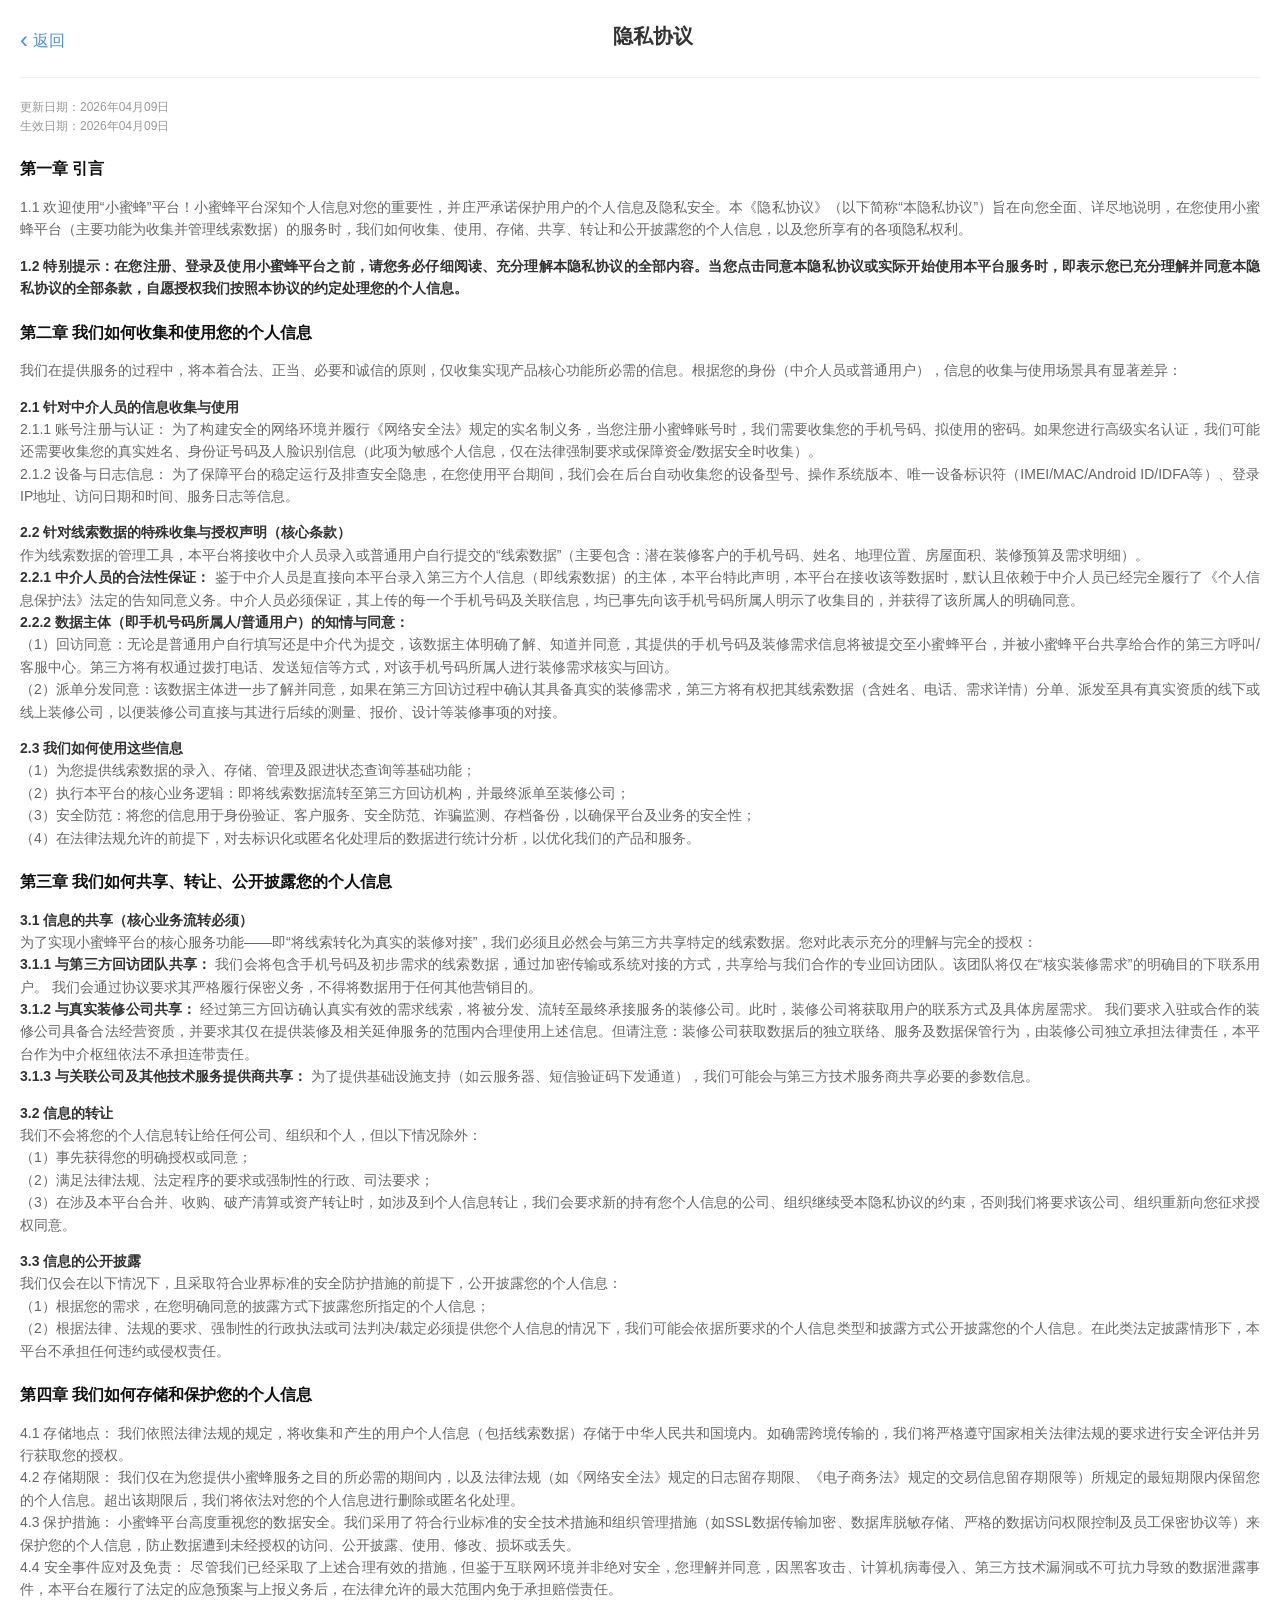
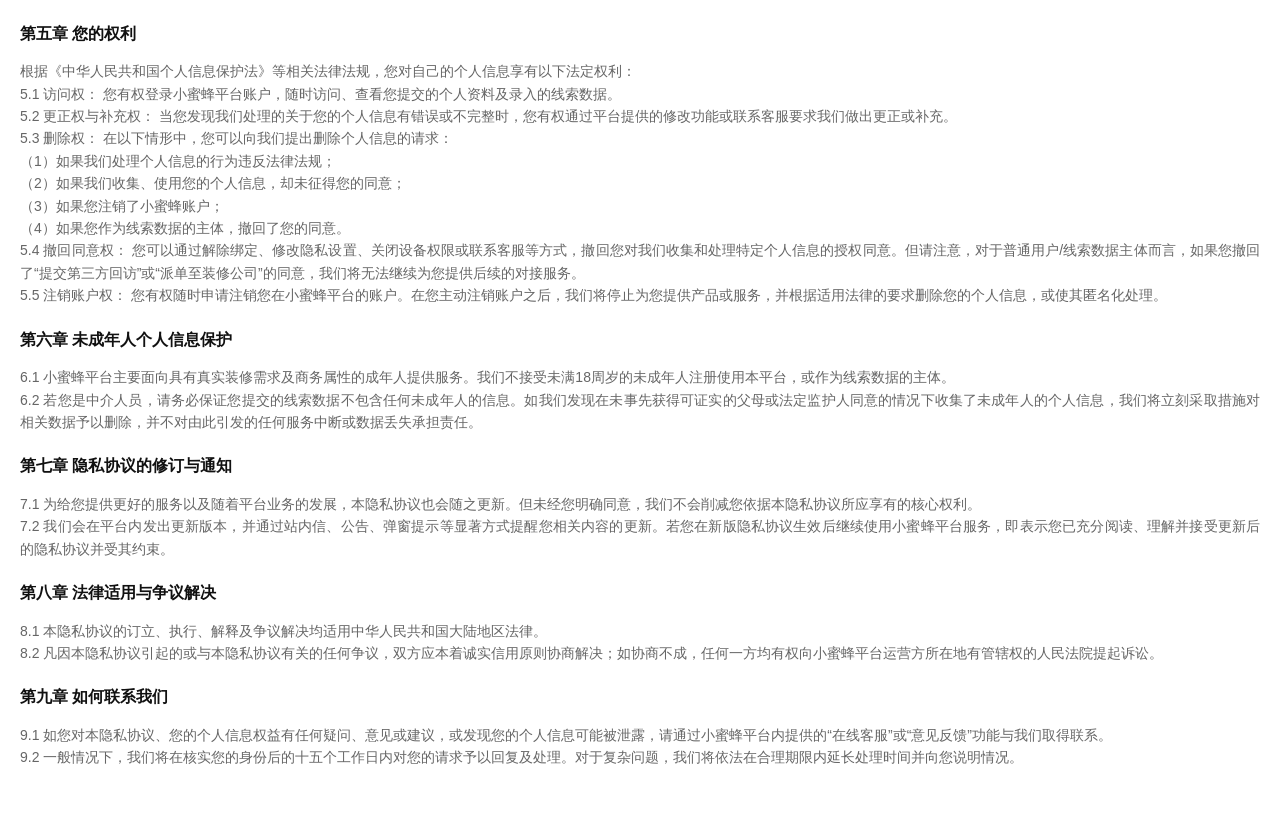
<file: privacy_policy.html>
<!DOCTYPE html>
<html lang="zh-CN">
<head>
    <meta charset="UTF-8">
    <meta name="viewport" content="width=device-width, initial-scale=1.0, maximum-scale=1.0, user-scalable=no">
    <title>隐私协议</title>
    <style>
        body { font-family: -apple-system, BlinkMacSystemFont, "Segoe UI", Roboto, "Helvetica Neue", Arial, sans-serif; background-color: #ffffff; color: #333333; line-height: 1.6; padding: 20px; margin: 0; }
        .header { display: flex; align-items: center; padding-bottom: 15px; border-bottom: 1px solid #f0f0f0; margin-bottom: 20px; position: sticky; top: 0; background: #fff; z-index: 10; }
        .back-btn { color: #4A90E2; text-decoration: none; font-size: 16px; font-weight: 500; display: flex; align-items: center; }
        .back-btn::before { content: "‹"; font-size: 24px; margin-right: 5px; margin-top: -2px; }
        h1 { font-size: 20px; text-align: center; margin: 0 0 10px 0; flex: 1; padding-right: 20px; }
        h2 { font-size: 16px; font-weight: bold; margin-top: 20px; margin-bottom: 10px; color: #111; }
        p { font-size: 14px; color: #666; margin-bottom: 10px; text-align: justify; }
        .update-time { font-size: 12px; color: #999; text-align: left; margin-bottom: 20px; }
        strong { color: #333; font-weight: bold; }
    </style>
</head>
<body>
    <div class="header">
        <a href="javascript:history.back()" class="back-btn">返回</a>
        <h1>隐私协议</h1>
    </div>

    <div class="update-time">
        更新日期：2026年04月09日<br>
        生效日期：2026年04月09日
    </div>

    <h2>第一章 引言</h2>
    <p>1.1 欢迎使用“小蜜蜂”平台！小蜜蜂平台深知个人信息对您的重要性，并庄严承诺保护用户的个人信息及隐私安全。本《隐私协议》（以下简称“本隐私协议”）旨在向您全面、详尽地说明，在您使用小蜜蜂平台（主要功能为收集并管理线索数据）的服务时，我们如何收集、使用、存储、共享、转让和公开披露您的个人信息，以及您所享有的各项隐私权利。</p>
    <p><strong>1.2 特别提示：在您注册、登录及使用小蜜蜂平台之前，请您务必仔细阅读、充分理解本隐私协议的全部内容。当您点击同意本隐私协议或实际开始使用本平台服务时，即表示您已充分理解并同意本隐私协议的全部条款，自愿授权我们按照本协议的约定处理您的个人信息。</strong></p>

    <h2>第二章 我们如何收集和使用您的个人信息</h2>
    <p>我们在提供服务的过程中，将本着合法、正当、必要和诚信的原则，仅收集实现产品核心功能所必需的信息。根据您的身份（中介人员或普通用户），信息的收集与使用场景具有显著差异：</p>
    <p><strong>2.1 针对中介人员的信息收集与使用</strong><br>
    2.1.1 账号注册与认证： 为了构建安全的网络环境并履行《网络安全法》规定的实名制义务，当您注册小蜜蜂账号时，我们需要收集您的手机号码、拟使用的密码。如果您进行高级实名认证，我们可能还需要收集您的真实姓名、身份证号码及人脸识别信息（此项为敏感个人信息，仅在法律强制要求或保障资金/数据安全时收集）。<br>
    2.1.2 设备与日志信息： 为了保障平台的稳定运行及排查安全隐患，在您使用平台期间，我们会在后台自动收集您的设备型号、操作系统版本、唯一设备标识符（IMEI/MAC/Android ID/IDFA等）、登录IP地址、访问日期和时间、服务日志等信息。</p>
    
    <p><strong>2.2 针对线索数据的特殊收集与授权声明（核心条款）</strong><br>
    作为线索数据的管理工具，本平台将接收中介人员录入或普通用户自行提交的“线索数据”（主要包含：潜在装修客户的手机号码、姓名、地理位置、房屋面积、装修预算及需求明细）。<br>
    <strong>2.2.1 中介人员的合法性保证：</strong> 鉴于中介人员是直接向本平台录入第三方个人信息（即线索数据）的主体，本平台特此声明，本平台在接收该等数据时，默认且依赖于中介人员已经完全履行了《个人信息保护法》法定的告知同意义务。中介人员必须保证，其上传的每一个手机号码及关联信息，均已事先向该手机号码所属人明示了收集目的，并获得了该所属人的明确同意。<br>
    <strong>2.2.2 数据主体（即手机号码所属人/普通用户）的知情与同意：</strong><br>
    （1）回访同意：无论是普通用户自行填写还是中介代为提交，该数据主体明确了解、知道并同意，其提供的手机号码及装修需求信息将被提交至小蜜蜂平台，并被小蜜蜂平台共享给合作的第三方呼叫/客服中心。第三方将有权通过拨打电话、发送短信等方式，对该手机号码所属人进行装修需求核实与回访。<br>
    （2）派单分发同意：该数据主体进一步了解并同意，如果在第三方回访过程中确认其具备真实的装修需求，第三方将有权把其线索数据（含姓名、电话、需求详情）分单、派发至具有真实资质的线下或线上装修公司，以便装修公司直接与其进行后续的测量、报价、设计等装修事项的对接。</p>
    
    <p><strong>2.3 我们如何使用这些信息</strong><br>
    （1）为您提供线索数据的录入、存储、管理及跟进状态查询等基础功能；<br>
    （2）执行本平台的核心业务逻辑：即将线索数据流转至第三方回访机构，并最终派单至装修公司；<br>
    （3）安全防范：将您的信息用于身份验证、客户服务、安全防范、诈骗监测、存档备份，以确保平台及业务的安全性；<br>
    （4）在法律法规允许的前提下，对去标识化或匿名化处理后的数据进行统计分析，以优化我们的产品和服务。</p>

    <h2>第三章 我们如何共享、转让、公开披露您的个人信息</h2>
    <p><strong>3.1 信息的共享（核心业务流转必须）</strong><br>
    为了实现小蜜蜂平台的核心服务功能——即“将线索转化为真实的装修对接”，我们必须且必然会与第三方共享特定的线索数据。您对此表示充分的理解与完全的授权：<br>
    <strong>3.1.1 与第三方回访团队共享：</strong> 我们会将包含手机号码及初步需求的线索数据，通过加密传输或系统对接的方式，共享给与我们合作的专业回访团队。该团队将仅在“核实装修需求”的明确目的下联系用户。 我们会通过协议要求其严格履行保密义务，不得将数据用于任何其他营销目的。<br>
    <strong>3.1.2 与真实装修公司共享：</strong> 经过第三方回访确认真实有效的需求线索，将被分发、流转至最终承接服务的装修公司。此时，装修公司将获取用户的联系方式及具体房屋需求。 我们要求入驻或合作的装修公司具备合法经营资质，并要求其仅在提供装修及相关延伸服务的范围内合理使用上述信息。但请注意：装修公司获取数据后的独立联络、服务及数据保管行为，由装修公司独立承担法律责任，本平台作为中介枢纽依法不承担连带责任。<br>
    <strong>3.1.3 与关联公司及其他技术服务提供商共享：</strong> 为了提供基础设施支持（如云服务器、短信验证码下发通道），我们可能会与第三方技术服务商共享必要的参数信息。</p>

    <p><strong>3.2 信息的转让</strong><br>
    我们不会将您的个人信息转让给任何公司、组织和个人，但以下情况除外：<br>
    （1）事先获得您的明确授权或同意；<br>
    （2）满足法律法规、法定程序的要求或强制性的行政、司法要求；<br>
    （3）在涉及本平台合并、收购、破产清算或资产转让时，如涉及到个人信息转让，我们会要求新的持有您个人信息的公司、组织继续受本隐私协议的约束，否则我们将要求该公司、组织重新向您征求授权同意。</p>

    <p><strong>3.3 信息的公开披露</strong><br>
    我们仅会在以下情况下，且采取符合业界标准的安全防护措施的前提下，公开披露您的个人信息：<br>
    （1）根据您的需求，在您明确同意的披露方式下披露您所指定的个人信息；<br>
    （2）根据法律、法规的要求、强制性的行政执法或司法判决/裁定必须提供您个人信息的情况下，我们可能会依据所要求的个人信息类型和披露方式公开披露您的个人信息。在此类法定披露情形下，本平台不承担任何违约或侵权责任。</p>

    <h2>第四章 我们如何存储和保护您的个人信息</h2>
    <p>4.1 存储地点： 我们依照法律法规的规定，将收集和产生的用户个人信息（包括线索数据）存储于中华人民共和国境内。如确需跨境传输的，我们将严格遵守国家相关法律法规的要求进行安全评估并另行获取您的授权。<br>
    4.2 存储期限： 我们仅在为您提供小蜜蜂服务之目的所必需的期间内，以及法律法规（如《网络安全法》规定的日志留存期限、《电子商务法》规定的交易信息留存期限等）所规定的最短期限内保留您的个人信息。超出该期限后，我们将依法对您的个人信息进行删除或匿名化处理。<br>
    4.3 保护措施： 小蜜蜂平台高度重视您的数据安全。我们采用了符合行业标准的安全技术措施和组织管理措施（如SSL数据传输加密、数据库脱敏存储、严格的数据访问权限控制及员工保密协议等）来保护您的个人信息，防止数据遭到未经授权的访问、公开披露、使用、修改、损坏或丢失。<br>
    4.4 安全事件应对及免责： 尽管我们已经采取了上述合理有效的措施，但鉴于互联网环境并非绝对安全，您理解并同意，因黑客攻击、计算机病毒侵入、第三方技术漏洞或不可抗力导致的数据泄露事件，本平台在履行了法定的应急预案与上报义务后，在法律允许的最大范围内免于承担赔偿责任。</p>

    <h2>第五章 您的权利</h2>
    <p>根据《中华人民共和国个人信息保护法》等相关法律法规，您对自己的个人信息享有以下法定权利：<br>
    5.1 访问权： 您有权登录小蜜蜂平台账户，随时访问、查看您提交的个人资料及录入的线索数据。<br>
    5.2 更正权与补充权： 当您发现我们处理的关于您的个人信息有错误或不完整时，您有权通过平台提供的修改功能或联系客服要求我们做出更正或补充。<br>
    5.3 删除权： 在以下情形中，您可以向我们提出删除个人信息的请求：<br>
    （1）如果我们处理个人信息的行为违反法律法规；<br>
    （2）如果我们收集、使用您的个人信息，却未征得您的同意；<br>
    （3）如果您注销了小蜜蜂账户；<br>
    （4）如果您作为线索数据的主体，撤回了您的同意。<br>
    5.4 撤回同意权： 您可以通过解除绑定、修改隐私设置、关闭设备权限或联系客服等方式，撤回您对我们收集和处理特定个人信息的授权同意。但请注意，对于普通用户/线索数据主体而言，如果您撤回了“提交第三方回访”或“派单至装修公司”的同意，我们将无法继续为您提供后续的对接服务。<br>
    5.5 注销账户权： 您有权随时申请注销您在小蜜蜂平台的账户。在您主动注销账户之后，我们将停止为您提供产品或服务，并根据适用法律的要求删除您的个人信息，或使其匿名化处理。</p>

    <h2>第六章 未成年人个人信息保护</h2>
    <p>6.1 小蜜蜂平台主要面向具有真实装修需求及商务属性的成年人提供服务。我们不接受未满18周岁的未成年人注册使用本平台，或作为线索数据的主体。<br>
    6.2 若您是中介人员，请务必保证您提交的线索数据不包含任何未成年人的信息。如我们发现在未事先获得可证实的父母或法定监护人同意的情况下收集了未成年人的个人信息，我们将立刻采取措施对相关数据予以删除，并不对由此引发的任何服务中断或数据丢失承担责任。</p>

    <h2>第七章 隐私协议的修订与通知</h2>
    <p>7.1 为给您提供更好的服务以及随着平台业务的发展，本隐私协议也会随之更新。但未经您明确同意，我们不会削减您依据本隐私协议所应享有的核心权利。<br>
    7.2 我们会在平台内发出更新版本，并通过站内信、公告、弹窗提示等显著方式提醒您相关内容的更新。若您在新版隐私协议生效后继续使用小蜜蜂平台服务，即表示您已充分阅读、理解并接受更新后的隐私协议并受其约束。</p>

    <h2>第八章 法律适用与争议解决</h2>
    <p>8.1 本隐私协议的订立、执行、解释及争议解决均适用中华人民共和国大陆地区法律。<br>
    8.2 凡因本隐私协议引起的或与本隐私协议有关的任何争议，双方应本着诚实信用原则协商解决；如协商不成，任何一方均有权向小蜜蜂平台运营方所在地有管辖权的人民法院提起诉讼。</p>

    <h2>第九章 如何联系我们</h2>
    <p>9.1 如您对本隐私协议、您的个人信息权益有任何疑问、意见或建议，或发现您的个人信息可能被泄露，请通过小蜜蜂平台内提供的“在线客服”或“意见反馈”功能与我们取得联系。<br>
    9.2 一般情况下，我们将在核实您的身份后的十五个工作日内对您的请求予以回复及处理。对于复杂问题，我们将依法在合理期限内延长处理时间并向您说明情况。</p>

    <div style="height: 40px;"></div>
</body>
</html>
</file>
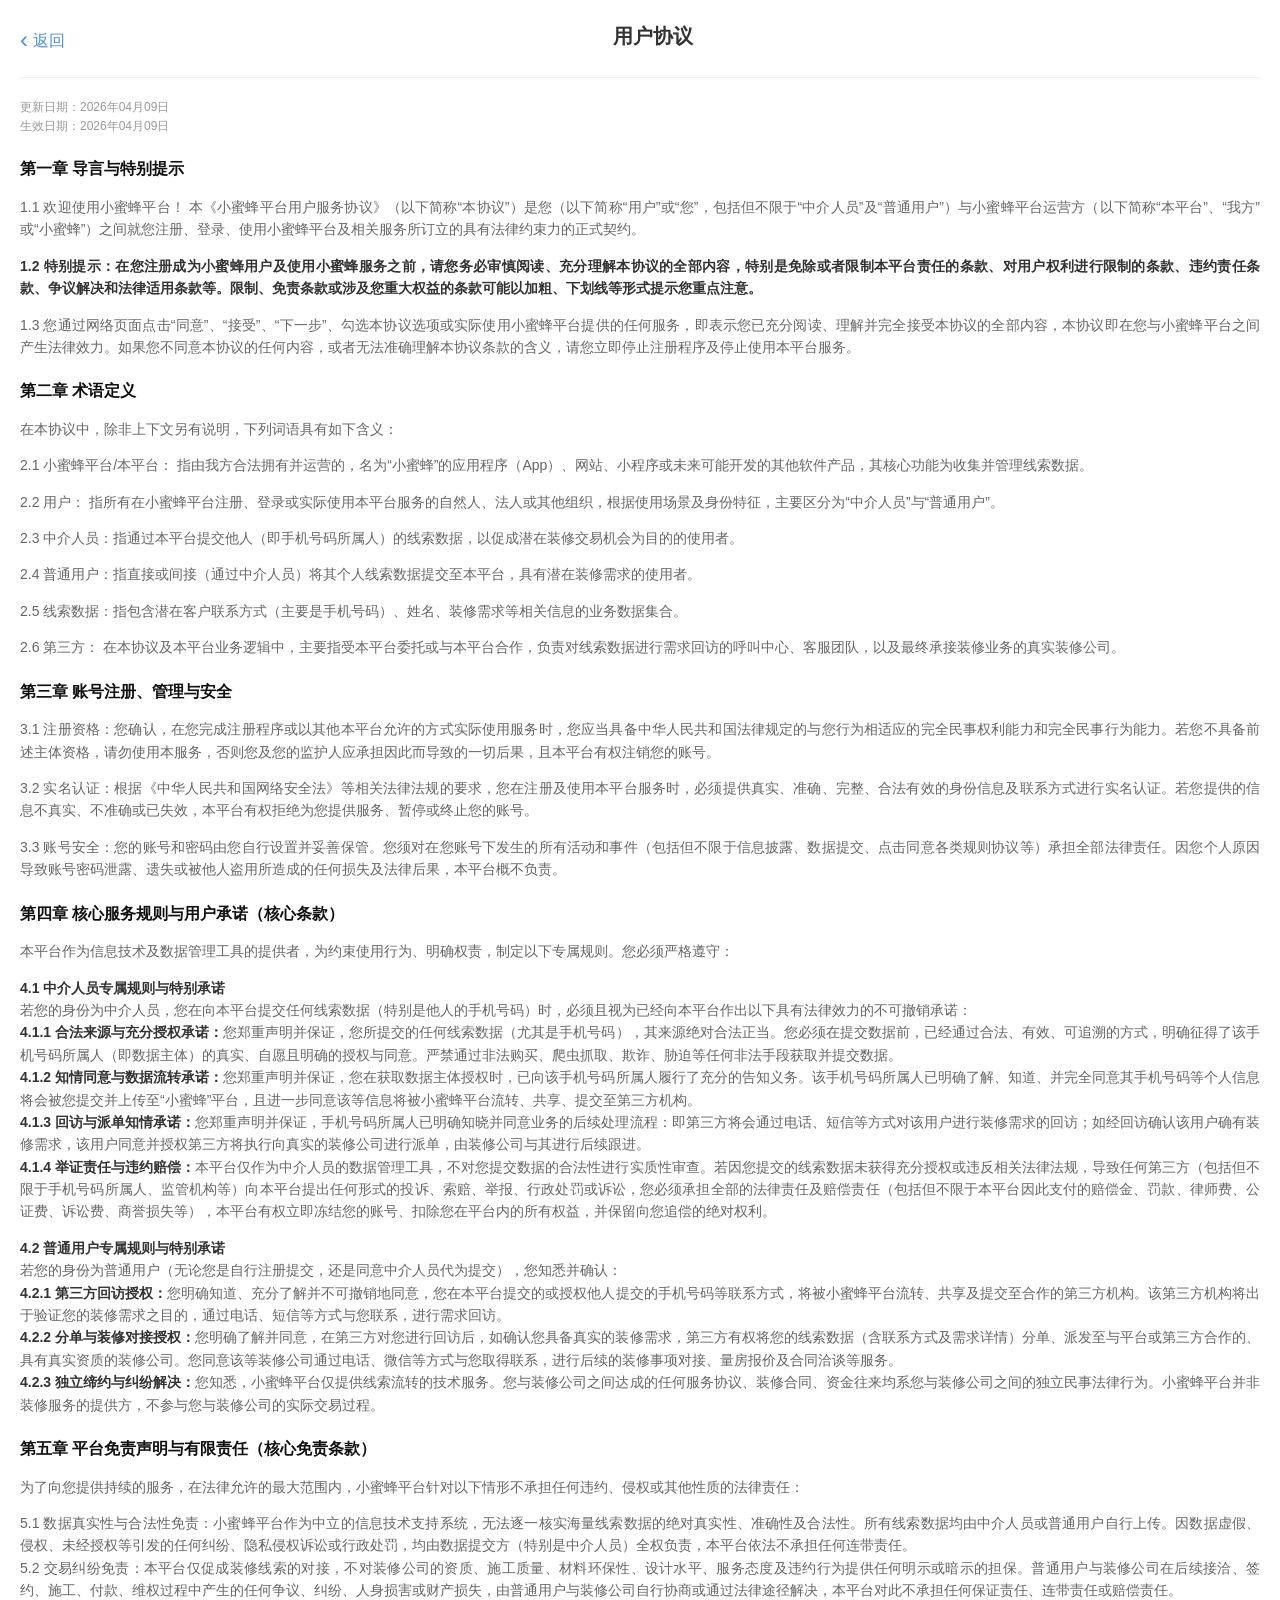
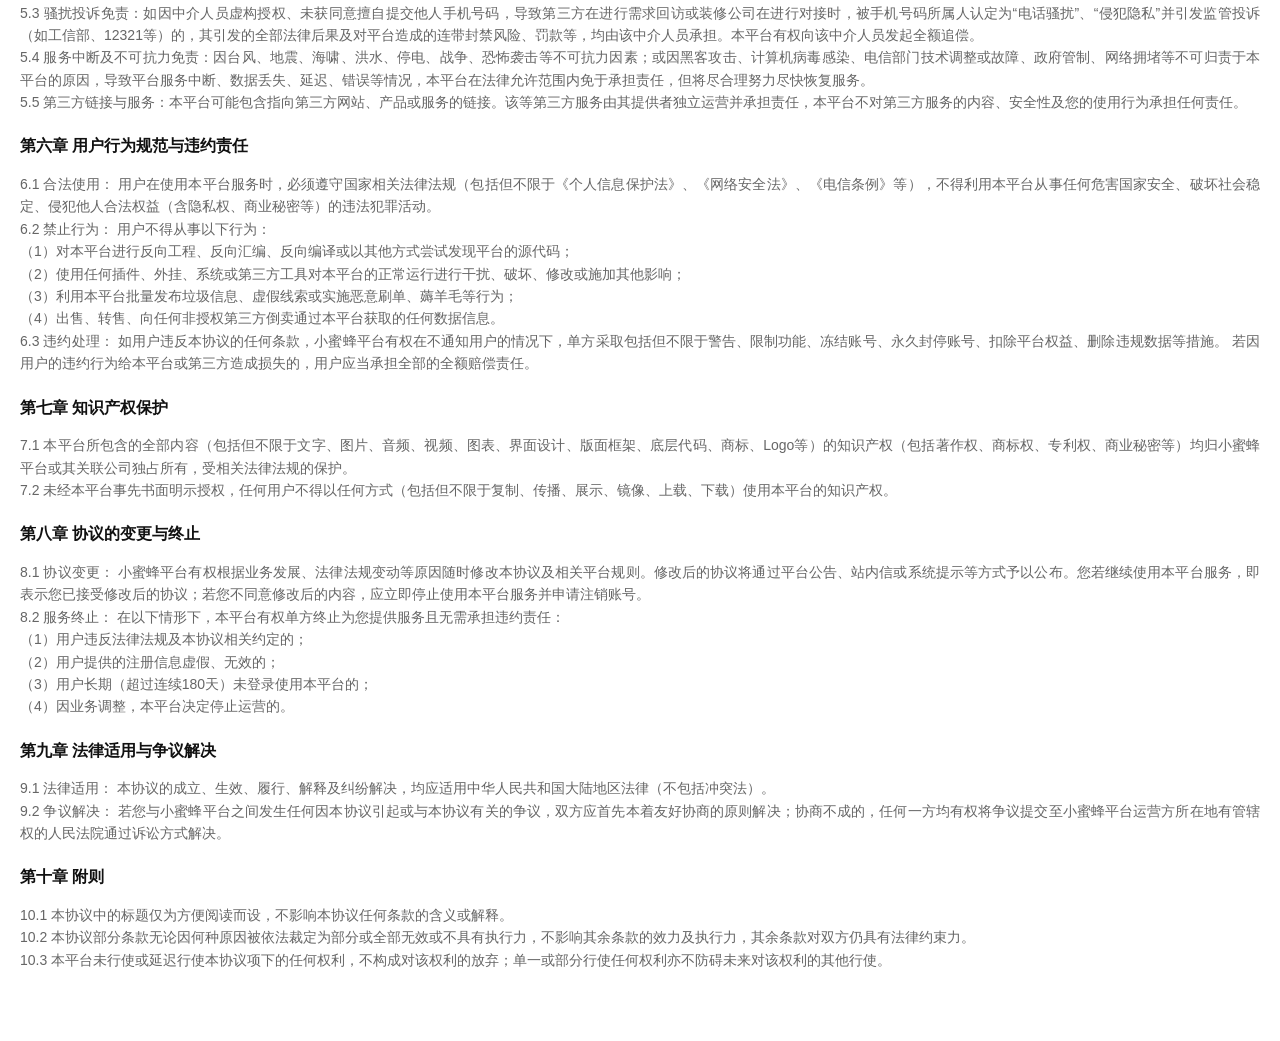
<file: user_agreement.html>
<!DOCTYPE html>
<html lang="zh-CN">
<head>
    <meta charset="UTF-8">
    <meta name="viewport" content="width=device-width, initial-scale=1.0, maximum-scale=1.0, user-scalable=no">
    <title>用户协议</title>
    <style>
        body { font-family: -apple-system, BlinkMacSystemFont, "Segoe UI", Roboto, "Helvetica Neue", Arial, sans-serif; background-color: #ffffff; color: #333333; line-height: 1.6; padding: 20px; margin: 0; }
        .header { display: flex; align-items: center; padding-bottom: 15px; border-bottom: 1px solid #f0f0f0; margin-bottom: 20px; position: sticky; top: 0; background: #fff; z-index: 10; }
        .back-btn { color: #4A90E2; text-decoration: none; font-size: 16px; font-weight: 500; display: flex; align-items: center; }
        .back-btn::before { content: "‹"; font-size: 24px; margin-right: 5px; margin-top: -2px; }
        h1 { font-size: 20px; text-align: center; margin: 0 0 10px 0; flex: 1; padding-right: 20px; }
        h2 { font-size: 16px; font-weight: bold; margin-top: 20px; margin-bottom: 10px; color: #111; }
        p { font-size: 14px; color: #666; margin-bottom: 10px; text-align: justify; }
        .update-time { font-size: 12px; color: #999; text-align: left; margin-bottom: 20px; }
        strong { color: #333; font-weight: bold; }
    </style>
</head>
<body>
    <div class="header">
        <a href="javascript:history.back()" class="back-btn">返回</a>
        <h1>用户协议</h1>
    </div>

    <div class="update-time">
        更新日期：2026年04月09日<br>
        生效日期：2026年04月09日
    </div>

    <h2>第一章 导言与特别提示</h2>
    <p>1.1 欢迎使用小蜜蜂平台！ 本《小蜜蜂平台用户服务协议》（以下简称“本协议”）是您（以下简称“用户”或“您”，包括但不限于“中介人员”及“普通用户”）与小蜜蜂平台运营方（以下简称“本平台”、“我方”或“小蜜蜂”）之间就您注册、登录、使用小蜜蜂平台及相关服务所订立的具有法律约束力的正式契约。</p>
    <p><strong>1.2 特别提示：在您注册成为小蜜蜂用户及使用小蜜蜂服务之前，请您务必审慎阅读、充分理解本协议的全部内容，特别是免除或者限制本平台责任的条款、对用户权利进行限制的条款、违约责任条款、争议解决和法律适用条款等。限制、免责条款或涉及您重大权益的条款可能以加粗、下划线等形式提示您重点注意。</strong></p>
    <p>1.3 您通过网络页面点击“同意”、“接受”、“下一步”、勾选本协议选项或实际使用小蜜蜂平台提供的任何服务，即表示您已充分阅读、理解并完全接受本协议的全部内容，本协议即在您与小蜜蜂平台之间产生法律效力。如果您不同意本协议的任何内容，或者无法准确理解本协议条款的含义，请您立即停止注册程序及停止使用本平台服务。</p>

    <h2>第二章 术语定义</h2>
    <p>在本协议中，除非上下文另有说明，下列词语具有如下含义：</p>
    <p>2.1 小蜜蜂平台/本平台： 指由我方合法拥有并运营的，名为“小蜜蜂”的应用程序（App）、网站、小程序或未来可能开发的其他软件产品，其核心功能为收集并管理线索数据。</p>
    <p>2.2 用户： 指所有在小蜜蜂平台注册、登录或实际使用本平台服务的自然人、法人或其他组织，根据使用场景及身份特征，主要区分为“中介人员”与“普通用户”。</p>
    <p>2.3 中介人员：指通过本平台提交他人（即手机号码所属人）的线索数据，以促成潜在装修交易机会为目的的使用者。</p>
    <p>2.4 普通用户：指直接或间接（通过中介人员）将其个人线索数据提交至本平台，具有潜在装修需求的使用者。</p>
    <p>2.5 线索数据：指包含潜在客户联系方式（主要是手机号码）、姓名、装修需求等相关信息的业务数据集合。</p>
    <p>2.6 第三方： 在本协议及本平台业务逻辑中，主要指受本平台委托或与本平台合作，负责对线索数据进行需求回访的呼叫中心、客服团队，以及最终承接装修业务的真实装修公司。</p>

    <h2>第三章 账号注册、管理与安全</h2>
    <p>3.1 注册资格：您确认，在您完成注册程序或以其他本平台允许的方式实际使用服务时，您应当具备中华人民共和国法律规定的与您行为相适应的完全民事权利能力和完全民事行为能力。若您不具备前述主体资格，请勿使用本服务，否则您及您的监护人应承担因此而导致的一切后果，且本平台有权注销您的账号。</p>
    <p>3.2 实名认证：根据《中华人民共和国网络安全法》等相关法律法规的要求，您在注册及使用本平台服务时，必须提供真实、准确、完整、合法有效的身份信息及联系方式进行实名认证。若您提供的信息不真实、不准确或已失效，本平台有权拒绝为您提供服务、暂停或终止您的账号。</p>
    <p>3.3 账号安全：您的账号和密码由您自行设置并妥善保管。您须对在您账号下发生的所有活动和事件（包括但不限于信息披露、数据提交、点击同意各类规则协议等）承担全部法律责任。因您个人原因导致账号密码泄露、遗失或被他人盗用所造成的任何损失及法律后果，本平台概不负责。</p>

    <h2>第四章 核心服务规则与用户承诺（核心条款）</h2>
    <p>本平台作为信息技术及数据管理工具的提供者，为约束使用行为、明确权责，制定以下专属规则。您必须严格遵守：</p>
    <p><strong>4.1 中介人员专属规则与特别承诺</strong><br>
    若您的身份为中介人员，您在向本平台提交任何线索数据（特别是他人的手机号码）时，必须且视为已经向本平台作出以下具有法律效力的不可撤销承诺：<br>
    <strong>4.1.1 合法来源与充分授权承诺：</strong>您郑重声明并保证，您所提交的任何线索数据（尤其是手机号码），其来源绝对合法正当。您必须在提交数据前，已经通过合法、有效、可追溯的方式，明确征得了该手机号码所属人（即数据主体）的真实、自愿且明确的授权与同意。严禁通过非法购买、爬虫抓取、欺诈、胁迫等任何非法手段获取并提交数据。<br>
    <strong>4.1.2 知情同意与数据流转承诺：</strong>您郑重声明并保证，您在获取数据主体授权时，已向该手机号码所属人履行了充分的告知义务。该手机号码所属人已明确了解、知道、并完全同意其手机号码等个人信息将会被您提交并上传至“小蜜蜂”平台，且进一步同意该等信息将被小蜜蜂平台流转、共享、提交至第三方机构。<br>
    <strong>4.1.3 回访与派单知情承诺：</strong>您郑重声明并保证，手机号码所属人已明确知晓并同意业务的后续处理流程：即第三方将会通过电话、短信等方式对该用户进行装修需求的回访；如经回访确认该用户确有装修需求，该用户同意并授权第三方将执行向真实的装修公司进行派单，由装修公司与其进行后续跟进。<br>
    <strong>4.1.4 举证责任与违约赔偿：</strong>本平台仅作为中介人员的数据管理工具，不对您提交数据的合法性进行实质性审查。若因您提交的线索数据未获得充分授权或违反相关法律法规，导致任何第三方（包括但不限于手机号码所属人、监管机构等）向本平台提出任何形式的投诉、索赔、举报、行政处罚或诉讼，您必须承担全部的法律责任及赔偿责任（包括但不限于本平台因此支付的赔偿金、罚款、律师费、公证费、诉讼费、商誉损失等），本平台有权立即冻结您的账号、扣除您在平台内的所有权益，并保留向您追偿的绝对权利。</p>
    <p><strong>4.2 普通用户专属规则与特别承诺</strong><br>
    若您的身份为普通用户（无论您是自行注册提交，还是同意中介人员代为提交），您知悉并确认：<br>
    <strong>4.2.1 第三方回访授权：</strong>您明确知道、充分了解并不可撤销地同意，您在本平台提交的或授权他人提交的手机号码等联系方式，将被小蜜蜂平台流转、共享及提交至合作的第三方机构。该第三方机构将出于验证您的装修需求之目的，通过电话、短信等方式与您联系，进行需求回访。<br>
    <strong>4.2.2 分单与装修对接授权：</strong>您明确了解并同意，在第三方对您进行回访后，如确认您具备真实的装修需求，第三方有权将您的线索数据（含联系方式及需求详情）分单、派发至与平台或第三方合作的、具有真实资质的装修公司。您同意该等装修公司通过电话、微信等方式与您取得联系，进行后续的装修事项对接、量房报价及合同洽谈等服务。<br>
    <strong>4.2.3 独立缔约与纠纷解决：</strong>您知悉，小蜜蜂平台仅提供线索流转的技术服务。您与装修公司之间达成的任何服务协议、装修合同、资金往来均系您与装修公司之间的独立民事法律行为。小蜜蜂平台并非装修服务的提供方，不参与您与装修公司的实际交易过程。</p>

    <h2>第五章 平台免责声明与有限责任（核心免责条款）</h2>
    <p>为了向您提供持续的服务，在法律允许的最大范围内，小蜜蜂平台针对以下情形不承担任何违约、侵权或其他性质的法律责任：</p>
    <p>5.1 数据真实性与合法性免责：小蜜蜂平台作为中立的信息技术支持系统，无法逐一核实海量线索数据的绝对真实性、准确性及合法性。所有线索数据均由中介人员或普通用户自行上传。因数据虚假、侵权、未经授权等引发的任何纠纷、隐私侵权诉讼或行政处罚，均由数据提交方（特别是中介人员）全权负责，本平台依法不承担任何连带责任。<br>
    5.2 交易纠纷免责：本平台仅促成装修线索的对接，不对装修公司的资质、施工质量、材料环保性、设计水平、服务态度及违约行为提供任何明示或暗示的担保。普通用户与装修公司在后续接洽、签约、施工、付款、维权过程中产生的任何争议、纠纷、人身损害或财产损失，由普通用户与装修公司自行协商或通过法律途径解决，本平台对此不承担任何保证责任、连带责任或赔偿责任。<br>
    5.3 骚扰投诉免责：如因中介人员虚构授权、未获同意擅自提交他人手机号码，导致第三方在进行需求回访或装修公司在进行对接时，被手机号码所属人认定为“电话骚扰”、“侵犯隐私”并引发监管投诉（如工信部、12321等）的，其引发的全部法律后果及对平台造成的连带封禁风险、罚款等，均由该中介人员承担。本平台有权向该中介人员发起全额追偿。<br>
    5.4 服务中断及不可抗力免责：因台风、地震、海啸、洪水、停电、战争、恐怖袭击等不可抗力因素；或因黑客攻击、计算机病毒感染、电信部门技术调整或故障、政府管制、网络拥堵等不可归责于本平台的原因，导致平台服务中断、数据丢失、延迟、错误等情况，本平台在法律允许范围内免于承担责任，但将尽合理努力尽快恢复服务。<br>
    5.5 第三方链接与服务：本平台可能包含指向第三方网站、产品或服务的链接。该等第三方服务由其提供者独立运营并承担责任，本平台不对第三方服务的内容、安全性及您的使用行为承担任何责任。</p>

    <h2>第六章 用户行为规范与违约责任</h2>
    <p>6.1 合法使用： 用户在使用本平台服务时，必须遵守国家相关法律法规（包括但不限于《个人信息保护法》、《网络安全法》、《电信条例》等），不得利用本平台从事任何危害国家安全、破坏社会稳定、侵犯他人合法权益（含隐私权、商业秘密等）的违法犯罪活动。<br>
    6.2 禁止行为： 用户不得从事以下行为：<br>
    （1）对本平台进行反向工程、反向汇编、反向编译或以其他方式尝试发现平台的源代码；<br>
    （2）使用任何插件、外挂、系统或第三方工具对本平台的正常运行进行干扰、破坏、修改或施加其他影响；<br>
    （3）利用本平台批量发布垃圾信息、虚假线索或实施恶意刷单、薅羊毛等行为；<br>
    （4）出售、转售、向任何非授权第三方倒卖通过本平台获取的任何数据信息。<br>
    6.3 违约处理： 如用户违反本协议的任何条款，小蜜蜂平台有权在不通知用户的情况下，单方采取包括但不限于警告、限制功能、冻结账号、永久封停账号、扣除平台权益、删除违规数据等措施。 若因用户的违约行为给本平台或第三方造成损失的，用户应当承担全部的全额赔偿责任。</p>

    <h2>第七章 知识产权保护</h2>
    <p>7.1 本平台所包含的全部内容（包括但不限于文字、图片、音频、视频、图表、界面设计、版面框架、底层代码、商标、Logo等）的知识产权（包括著作权、商标权、专利权、商业秘密等）均归小蜜蜂平台或其关联公司独占所有，受相关法律法规的保护。<br>
    7.2 未经本平台事先书面明示授权，任何用户不得以任何方式（包括但不限于复制、传播、展示、镜像、上载、下载）使用本平台的知识产权。</p>

    <h2>第八章 协议的变更与终止</h2>
    <p>8.1 协议变更： 小蜜蜂平台有权根据业务发展、法律法规变动等原因随时修改本协议及相关平台规则。修改后的协议将通过平台公告、站内信或系统提示等方式予以公布。您若继续使用本平台服务，即表示您已接受修改后的协议；若您不同意修改后的内容，应立即停止使用本平台服务并申请注销账号。<br>
    8.2 服务终止： 在以下情形下，本平台有权单方终止为您提供服务且无需承担违约责任：<br>
    （1）用户违反法律法规及本协议相关约定的；<br>
    （2）用户提供的注册信息虚假、无效的；<br>
    （3）用户长期（超过连续180天）未登录使用本平台的；<br>
    （4）因业务调整，本平台决定停止运营的。</p>

    <h2>第九章 法律适用与争议解决</h2>
    <p>9.1 法律适用： 本协议的成立、生效、履行、解释及纠纷解决，均应适用中华人民共和国大陆地区法律（不包括冲突法）。<br>
    9.2 争议解决： 若您与小蜜蜂平台之间发生任何因本协议引起或与本协议有关的争议，双方应首先本着友好协商的原则解决；协商不成的，任何一方均有权将争议提交至小蜜蜂平台运营方所在地有管辖权的人民法院通过诉讼方式解决。</p>

    <h2>第十章 附则</h2>
    <p>10.1 本协议中的标题仅为方便阅读而设，不影响本协议任何条款的含义或解释。<br>
    10.2 本协议部分条款无论因何种原因被依法裁定为部分或全部无效或不具有执行力，不影响其余条款的效力及执行力，其余条款对双方仍具有法律约束力。<br>
    10.3 本平台未行使或延迟行使本协议项下的任何权利，不构成对该权利的放弃；单一或部分行使任何权利亦不防碍未来对该权利的其他行使。</p>
    
    <div style="height: 40px;"></div>
</body>
</html>
</file>
